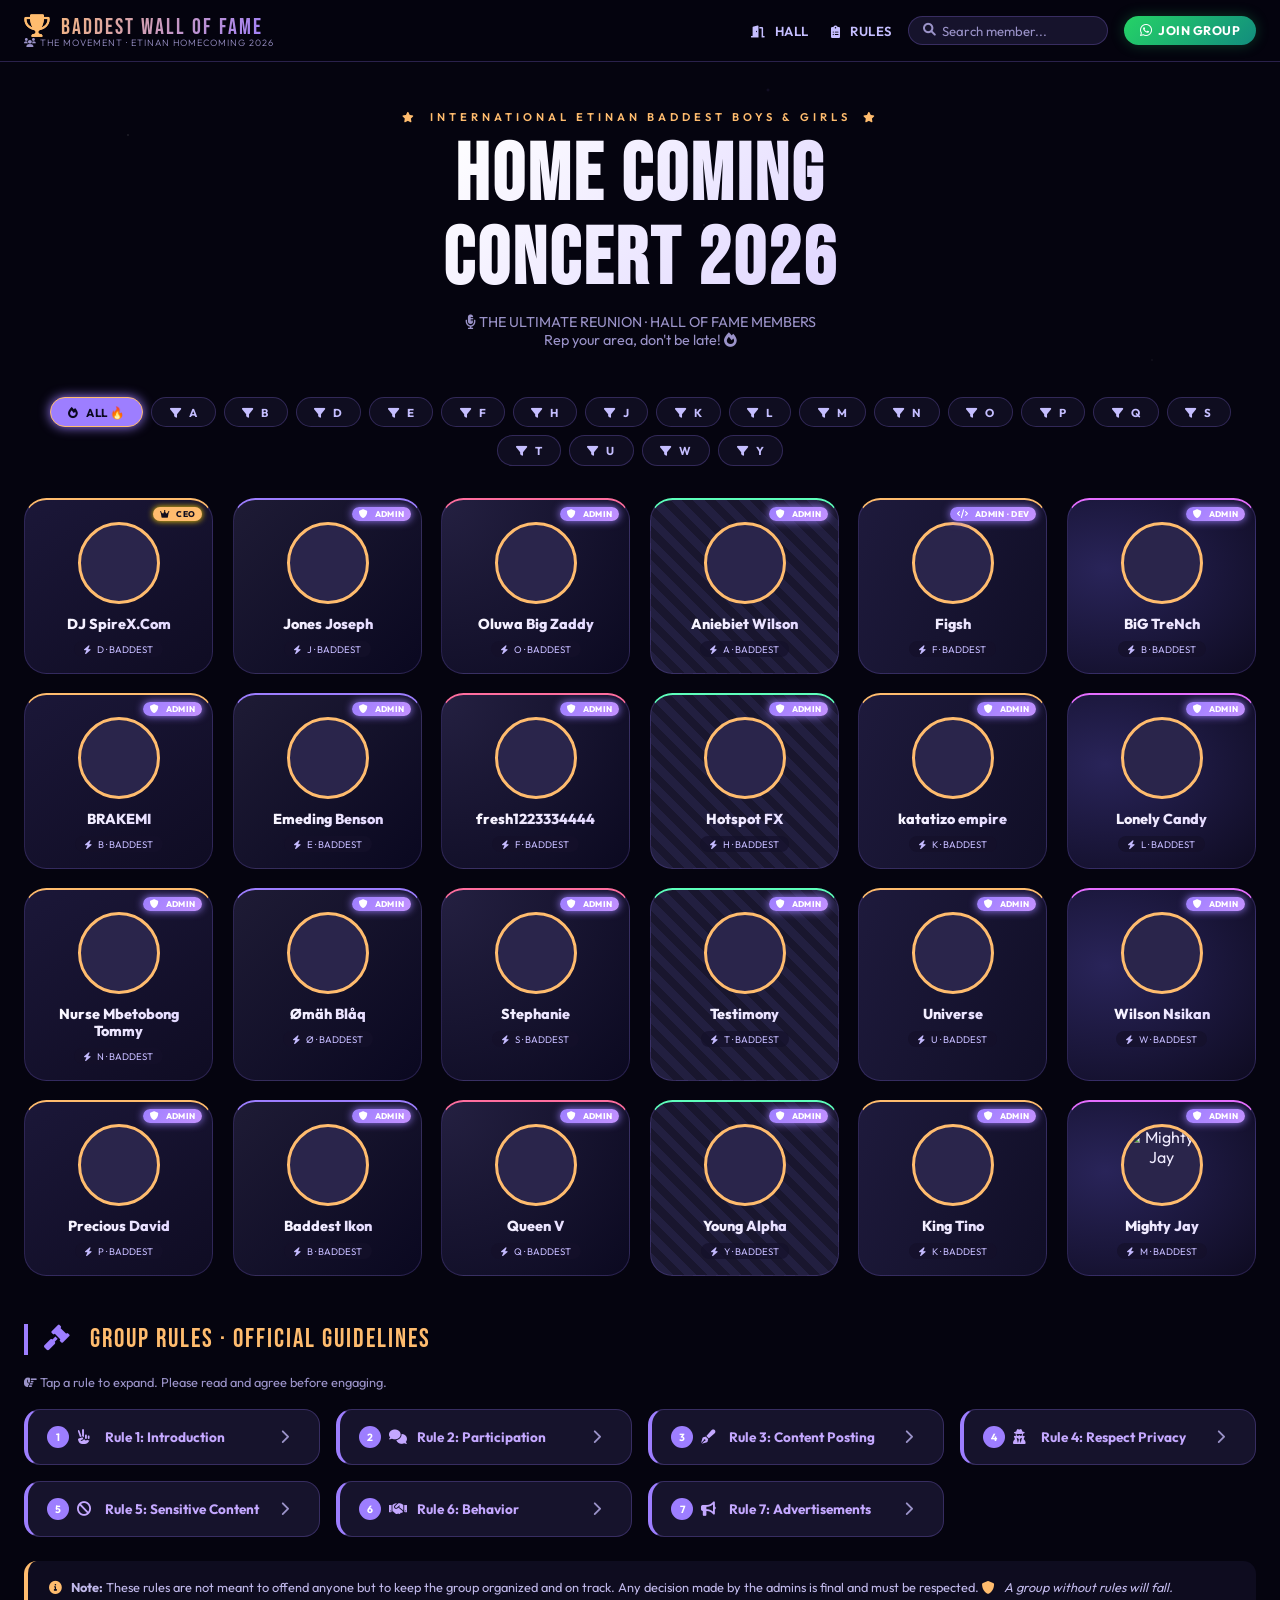
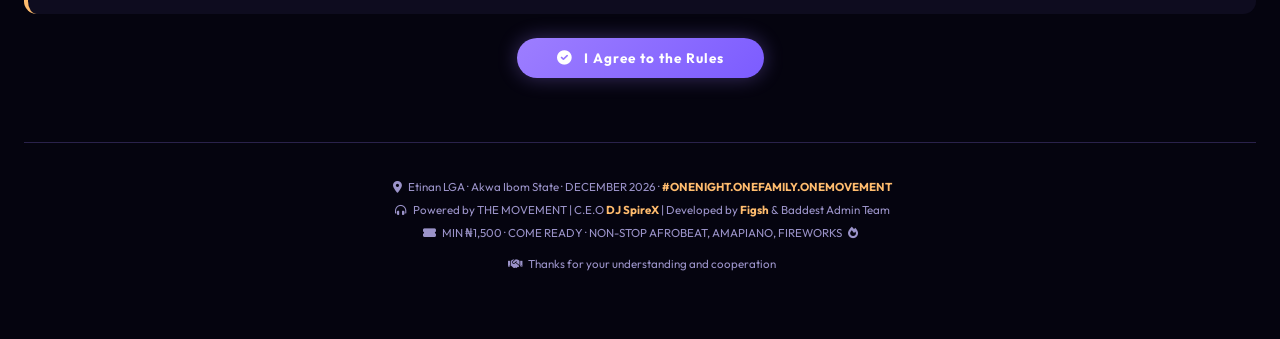
<file: index.html>
<!DOCTYPE html>
<html lang="en">
<head>
<meta charset="UTF-8">
<meta name="viewport" content="width=device-width, initial-scale=1.0">
<title>Baddest Wall of Fame | Etinan Homecoming 2026</title>
<meta name="description" content="International Etinan Baddest Boys & Girls — Home Coming Concert 2026. One Night. One Family. One Movement. Etinan LGA, Akwa Ibom State.">
<meta name="keywords" content="Etinan, Baddest Boys, Baddest Girls, Homecoming 2026, DJ SpireX, Etinan Concert, Akwa Ibom, The Movement">
<meta name="author" content="Figsh · Figsh Digital">
<meta name="theme-color" content="#9d7eff">

<!-- Favicon from group image -->
<link rel="icon" type="image/jpeg" href="https://raw.githubusercontent.com/Figsh/international-baddest-group/refs/heads/main/Screenshot_20260425-142418.jpg">
<link rel="apple-touch-icon" href="https://raw.githubusercontent.com/Figsh/international-baddest-group/refs/heads/main/Screenshot_20260425-142418.jpg">

<!-- Font Awesome 6 (Free) -->
<link rel="stylesheet" href="https://cdnjs.cloudflare.com/ajax/libs/font-awesome/6.0.0-beta3/css/all.min.css">

<!-- Open Graph / Social -->
<meta property="og:type" content="website">
<meta property="og:title" content="Baddest Wall of Fame | Etinan Homecoming 2026">
<meta property="og:description" content="International Etinan Baddest Boys & Girls — Home Coming Concert 2026. One Night. One Family. One Movement. 🎤🔥">
<meta property="og:image" content="https://raw.githubusercontent.com/Figsh/international-baddest-group/refs/heads/main/Screenshot_20260425-142418.jpg">
<meta property="og:image:width" content="1200">
<meta property="og:image:height" content="630">
<meta property="og:image:alt" content="Etinan Baddest Boys & Girls Homecoming 2026">
<meta property="og:url" content="https://figsh.github.io/international-baddest-group/">
<meta property="og:site_name" content="Etinan Baddest Movement">
<meta property="og:locale" content="en_NG">

<!-- Twitter Card -->
<meta name="twitter:card" content="summary_large_image">
<meta name="twitter:title" content="Baddest Wall of Fame | Etinan Homecoming 2026">
<meta name="twitter:description" content="International Etinan Baddest Boys & Girls — Home Coming Concert 2026. One Night. One Family. One Movement. 🎤🔥">
<meta name="twitter:image" content="https://raw.githubusercontent.com/Figsh/international-baddest-group/refs/heads/main/Screenshot_20260425-142418.jpg">

<link href="https://fonts.googleapis.com/css2?family=Bebas+Neue&family=Outfit:wght@300;400;600;800&display=swap" rel="stylesheet">
<link rel="stylesheet" href="style.css">
</head>
<body>

<nav class="navbar">
  <div>
    <div class="logo-text"><i class="fas fa-trophy"></i> BADDEST WALL OF FAME</div>
    <span class="logo-sub"><i class="fas fa-users"></i> THE MOVEMENT · ETINAN HOMECOMING 2026</span>
  </div>
  <div class="nav-right">
    <div class="nav-links">
      <a href="#members"><i class="fas fa-door-open"></i> HALL</a>
      <a href="#rules"><i class="fas fa-clipboard-list"></i> RULES</a>
    </div>
    <div class="search-wrap">
      <i class="fas fa-search"></i>
      <input type="text" id="searchInput" placeholder="Search member...">
    </div>
    <a class="join-btn" href="https://chat.whatsapp.com/LY2ARIFcgj8HsT1fje9LaH?mode=gi_t" target="_blank" rel="noopener">
      <i class="fab fa-whatsapp"></i> JOIN GROUP
    </a>
  </div>
</nav>

<div class="hero">
  <div class="hero-eyebrow">
    <i class="fas fa-star"></i> INTERNATIONAL ETINAN BADDEST BOYS & GIRLS <i class="fas fa-star"></i>
  </div>
  <h1>HOME COMING<br>CONCERT 2026</h1>
  <p class="hero-sub"><i class="fas fa-microphone-alt"></i> THE ULTIMATE REUNION · HALL OF FAME MEMBERS<br>Rep your area, don't be late! <i class="fas fa-fire"></i></p>
</div>

<div class="container">
  <div id="members">
    <div class="filter-bar" id="filterBar"></div>
    <div class="members-grid" id="membersGrid"></div>
  </div>

  <div id="rules">
    <div class="section-title"><i class="fas fa-gavel"></i> GROUP RULES · OFFICIAL GUIDELINES</div>
    <p style="font-size:0.8rem;color:var(--muted);margin-bottom:1.2rem;"><i class="fas fa-hand-point-right"></i> Tap a rule to expand. Please read and agree before engaging.</p>
    <div class="rules-grid" id="rulesGrid"></div>
    <div class="rules-note">
      <i class="fas fa-info-circle"></i> <strong>Note:</strong> These rules are not meant to offend anyone but to keep the group organized and on track.
      Any decision made by the admins is final and must be respected.
      <em><i class="fas fa-shield-alt"></i> A group without rules will fall.</em>
    </div>
    <button class="agree-btn" onclick="agreeRules()"><i class="fas fa-check-circle"></i> I Agree to the Rules</button>
  </div>

  <footer>
    <p><i class="fas fa-map-marker-alt"></i> Etinan LGA · Akwa Ibom State · DECEMBER 2026 · <strong>#ONENIGHT.ONEFAMILY.ONEMOVEMENT</strong></p>
    <p><i class="fas fa-headphones-alt"></i> Powered by THE MOVEMENT | C.E.O <strong>DJ SpireX</strong> | Developed by <strong>Figsh</strong> & Baddest Admin Team</p>
    <p><i class="fas fa-ticket-alt"></i> MIN ₦1,500 · COME READY · NON-STOP AFROBEAT, AMAPIANO, FIREWORKS <i class="fas fa-fire"></i></p>
    <p style="margin-top:0.5rem;"><i class="fas fa-handshake"></i> Thanks for your understanding and cooperation</p>
  </footer>
</div>

<div class="toast" id="toast"></div>

<script src="main.js"></script>
</body>
</html>
</file>
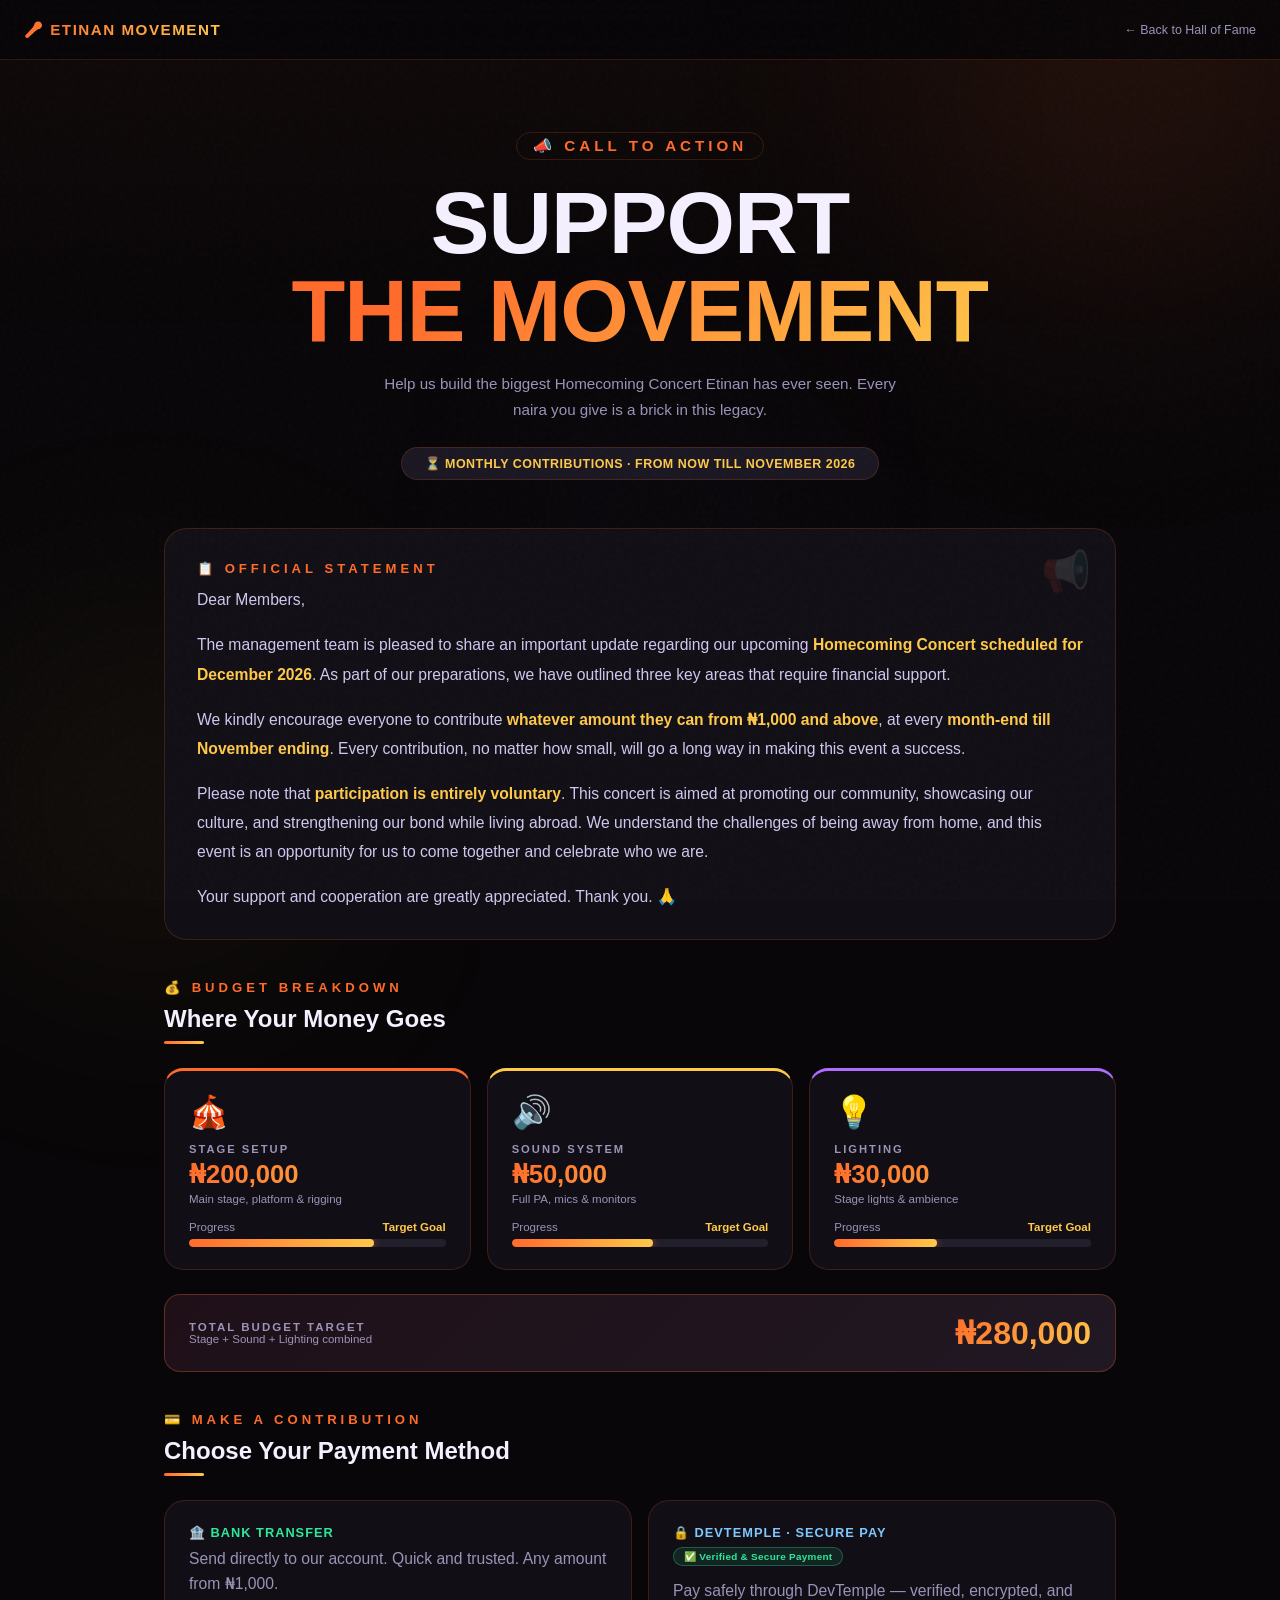
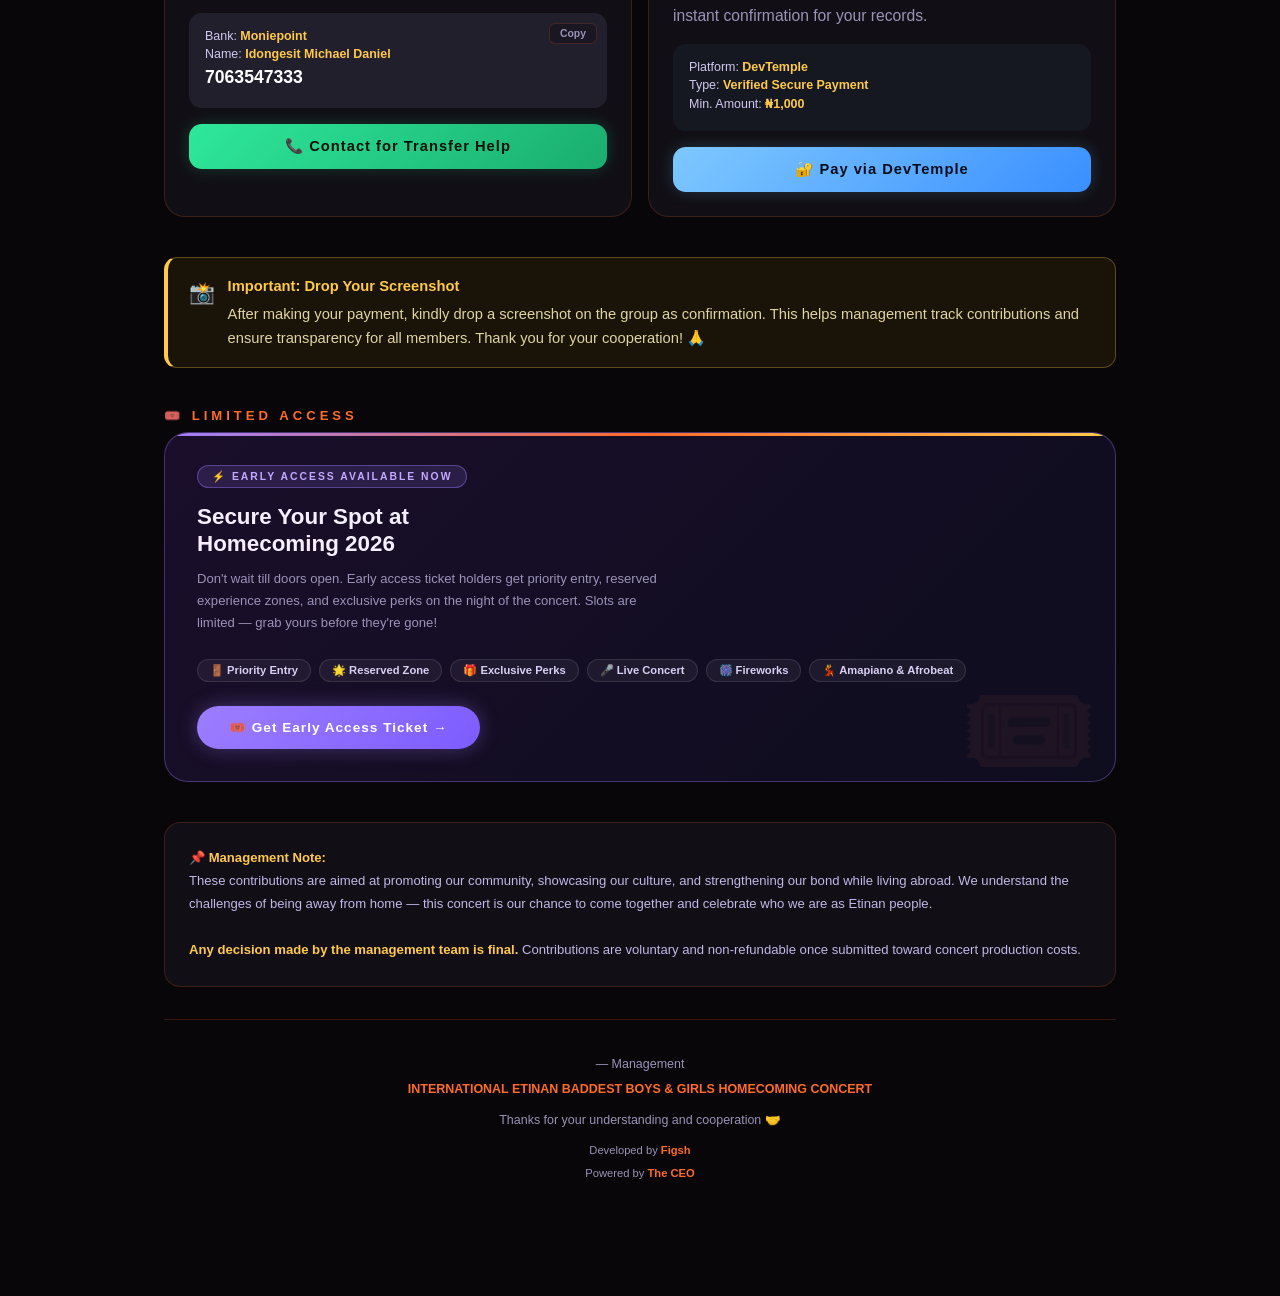
<file: ctb.html>
<!DOCTYPE html>
<html lang="en">
<head>
<meta charset="UTF-8">
<meta name="viewport" content="width=device-width, initial-scale=1.0">
<title>Support the Movement | Etinan Homecoming Concert 2026</title>
<meta name="description" content="Contribute to the International Etinan Baddest Boys & Girls Homecoming Concert – December 2026. Stage, sound, lights — every naira counts. One Night. One Family. One Movement.">
<meta name="keywords" content="Etinan Homecoming 2026, Etinan Concert, Baddest Boys Girls, DJ SpireX, Akwa Ibom, Etinan LGA, contribution, support">
<meta name="author" content="Figsh · Figsh Digital">
<meta name="theme-color" content="#ff6b2b">

<link rel="icon" type="image/jpeg" href="https://raw.githubusercontent.com/Figsh/international-baddest-group/refs/heads/main/Screenshot_20260425-142418.jpg">
<link rel="apple-touch-icon" href="https://raw.githubusercontent.com/Figsh/international-baddest-group/refs/heads/main/Screenshot_20260425-142418.jpg">

<!-- OG / WhatsApp / Telegram -->
<meta property="og:type" content="website">
<meta property="og:title" content="Support the Movement | Etinan Homecoming Concert 2026">
<meta property="og:description" content="Be part of history. Contribute to the International Etinan Baddest Boys & Girls Homecoming Concert — December 2026. Stage · Sound · Lights · Culture.">
<meta property="og:image" content="https://raw.githubusercontent.com/Figsh/international-baddest-group/refs/heads/main/Screenshot_20260425-142418.jpg">
<meta property="og:image:width" content="1200">
<meta property="og:image:height" content="630">
<meta property="og:image:alt" content="Etinan Baddest Homecoming Concert 2026">
<meta property="og:url" content="https://figsh.github.io/international-baddest-group/ctb">
<meta property="og:site_name" content="Etinan Baddest Movement">
<meta property="og:locale" content="en_NG">

<!-- Twitter / X -->
<meta name="twitter:card" content="summary_large_image">
<meta name="twitter:title" content="Support the Movement | Etinan Homecoming Concert 2026">
<meta name="twitter:description" content="Be part of history. Contribute to the International Etinan Baddest Boys & Girls Homecoming Concert — December 2026.">
<meta name="twitter:image" content="https://raw.githubusercontent.com/Figsh/international-baddest-group/refs/heads/main/Screenshot_20260425-142418.jpg">
<meta name="twitter:image:alt" content="Etinan Baddest Homecoming Concert 2026">

<!-- <link href="https://fonts.googleapis.com/css2?family=Syne:wght@400;700;800&family=DM+Sans:wght@300;400;500;700&display=swap" rel="stylesheet">-->

<style>
:root {
  --fire: #ff6b2b;
  --gold: #ffc94a;
  --amber: #ffaa00;
  --night: #080608;
  --surface: #110f15;
  --surface2: #1a1722;
  --surface3: #221f2d;
  --border: rgba(255,107,43,0.18);
  --text: #f5f0ff;
  --muted: #9b93b8;
  --green: #2ee89a;
}

*, *::before, *::after { box-sizing: border-box; margin: 0; padding: 0; }
html { scroll-behavior: smooth; }

body {
  background: var(--night);
  font-family: 'Segoe UI', sans-serif;
  color: var(--text);
  min-height: 100vh;
  overflow-x: hidden;
}

/* ── GRAIN OVERLAY ── */
body::after {
  content: '';
  position: fixed;
  inset: 0;
  pointer-events: none;
  z-index: 9999;
  opacity: 0.025;
  background-image: url("data:image/svg+xml,%3Csvg viewBox='0 0 256 256' xmlns='http://www.w3.org/2000/svg'%3E%3Cfilter id='noise'%3E%3CfeTurbulence type='fractalNoise' baseFrequency='0.9' numOctaves='4' stitchTiles='stitch'/%3E%3C/filter%3E%3Crect width='100%25' height='100%25' filter='url(%23noise)' opacity='1'/%3E%3C/svg%3E");
}

/* ── AMBIENT BG ── */
.bg-orb {
  position: fixed;
  border-radius: 50%;
  filter: blur(120px);
  pointer-events: none;
  z-index: 0;
  animation: drift 14s ease-in-out infinite alternate;
}
.orb1 { width: 600px; height: 600px; background: radial-gradient(circle,#ff6b2b22,transparent 70%); top:-200px; right:-150px; }
.orb2 { width: 500px; height: 500px; background: radial-gradient(circle,#ffc94a18,transparent 70%); bottom:-150px; left:-100px; animation-delay: -5s; }
.orb3 { width: 300px; height: 300px; background: radial-gradient(circle,#9d7eff15,transparent 70%); top:40%; left:40%; animation-delay: -9s; }
@keyframes drift { from { transform: translate(0,0) scale(1); } to { transform: translate(30px,-30px) scale(1.1); } }

/* ── STICKY NAV ── */
.nav {
  position: sticky; top: 0; z-index: 100;
  background: rgba(8,6,8,0.82);
  backdrop-filter: blur(20px);
  border-bottom: 1px solid var(--border);
  padding: 0 1.5rem;
  height: 60px;
  display: flex; align-items: center; justify-content: space-between;
}
.nav-brand {
  font-family: 'Syne', sans-serif;
  font-weight: 800; font-size: 0.95rem;
  letter-spacing: 1.5px;
  background: linear-gradient(120deg, var(--fire), var(--gold));
  -webkit-background-clip: text; background-clip: text; color: transparent;
}
.nav-home {
  color: var(--muted); font-size: 0.78rem; font-weight: 500;
  text-decoration: none; display: flex; align-items: center; gap: 5px;
  transition: color 0.2s;
}
.nav-home:hover { color: var(--gold); }

/* ── HERO ── */
.hero {
  position: relative; z-index: 1;
  padding: 4.5rem 1.5rem 3rem;
  text-align: center;
  overflow: hidden;
}
.hero::before {
  content: '';
  position: absolute; inset: 0;
  background: linear-gradient(180deg, #ff6b2b08 0%, transparent 60%);
  pointer-events: none;
}
.hero-kicker {
  display: inline-block;
  font-size: 0.95rem; font-weight: 700; letter-spacing: 4px;
  text-transform: uppercase; color: var(--fire);
  border: 1px solid var(--border); border-radius: 30px;
  padding: 4px 16px; margin-bottom: 1.2rem;
  animation: popIn 0.5s cubic-bezier(0.2,0.9,0.3,1.2) both;
}
.hero h1 {
  font-family: 'Syne', sans-serif; font-weight: 800;
  font-size: clamp(2.4rem, 8vw, 5.5rem);
  line-height: 1.0; letter-spacing: -1px;
  animation: slideUp 0.7s 0.1s ease both;
}
.hero h1 span {
  background: linear-gradient(135deg, var(--fire) 20%, var(--gold));
  -webkit-background-clip: text; background-clip: text; color: transparent;
}
.hero-sub {
  font-size: 0.95rem; color: var(--muted); max-width: 520px;
  margin: 1rem auto 0; line-height: 1.7;
  animation: slideUp 0.7s 0.2s ease both;
}
.hero-deadline {
  display: inline-flex; align-items: center; gap: 8px;
  margin-top: 1.5rem; background: var(--surface2);
  border: 1px solid var(--border); border-radius: 50px;
  padding: 0.5rem 1.4rem; font-size: 0.78rem; font-weight: 700;
  color: var(--gold); letter-spacing: 0.5px;
  animation: slideUp 0.7s 0.3s ease both;
}

@keyframes popIn   { from { opacity:0; transform:scale(0.8); } to { opacity:1; transform:scale(1); } }
@keyframes slideUp { from { opacity:0; transform:translateY(20px); } to { opacity:1; transform:translateY(0); } }

/* ── CONTAINER ── */
.container { max-width: 1000px; margin: 0 auto; padding: 0 1.5rem 5rem; position: relative; z-index: 1; }

/* ── SECTION LABEL ── */
.sec-label {
  font-size: 0.82rem; font-weight: 700; letter-spacing: 4px;
  text-transform: uppercase; color: var(--fire);
  margin-bottom: 0.6rem; display: block;
}
.sec-title {
  font-family: 'Syne', sans-serif; font-size: 1.5rem;
  font-weight: 800; margin-bottom: 0.5rem;
}
.sec-divider {
  width: 40px; height: 3px;
  background: linear-gradient(90deg, var(--fire), var(--gold));
  border-radius: 4px; margin-bottom: 1.5rem;
}

/* ── LETTER CARD ── */
.letter-card {
  background: var(--surface);
  border: 1px solid var(--border);
  border-radius: 1.4rem;
  padding: 2rem 2rem 1.8rem;
  margin-bottom: 2.5rem;
  position: relative; overflow: hidden;
  animation: slideUp 0.6s 0.1s ease both;
}
.letter-card::before {
  content: '📢';
  position: absolute; top: 1.2rem; right: 1.5rem;
  font-size: 2.5rem; opacity: 0.12;
}
.letter-card p {
  font-size: 0.98rem; line-height: 1.85; color: #d0c8f0;
  margin-bottom: 1rem;
}
.letter-card p:last-child { margin-bottom: 0; }
.letter-card strong { color: var(--gold); }

/* ── FUND BREAKDOWN ── */
.fund-section { margin-bottom: 2.5rem; }

.fund-grid {
  display: grid;
  grid-template-columns: repeat(auto-fit, minmax(200px, 1fr));
  gap: 1rem; margin-bottom: 1.5rem;
}

.fund-card {
  background: var(--surface);
  border: 1px solid var(--border); border-radius: 1.2rem;
  padding: 1.4rem 1.5rem;
  transition: transform 0.25s, border-color 0.25s, box-shadow 0.25s;
  animation: slideUp 0.5s ease both;
}
.fund-card:hover { transform: translateY(-5px); border-color: var(--fire); box-shadow: 0 12px 30px -10px #ff6b2b44; }

.fund-card:nth-child(1) { border-top: 3px solid var(--fire); }
.fund-card:nth-child(2) { border-top: 3px solid var(--gold); }
.fund-card:nth-child(3) { border-top: 3px solid #b06eff; }

.fund-icon { font-size: 2rem; margin-bottom: 0.7rem; display: block; }
.fund-name { font-size: 0.7rem; font-weight: 700; letter-spacing: 2px; text-transform: uppercase; color: var(--muted); margin-bottom: 4px; }
.fund-amount {
  font-family: 'Syne', sans-serif; font-size: 1.6rem; font-weight: 800;
  background: linear-gradient(135deg, var(--fire), var(--gold));
  -webkit-background-clip: text; background-clip: text; color: transparent;
}
.fund-sub { font-size: 0.72rem; color: var(--muted); margin-top: 4px; }

/* PROGRESS BARS */
.progress-wrap { margin-top: 1rem; }
.progress-label { display: flex; justify-content: space-between; font-size: 0.72rem; color: var(--muted); margin-bottom: 6px; }
.progress-label span:last-child { color: var(--gold); font-weight: 700; }
.progress-track {
  height: 8px; background: var(--surface3); border-radius: 30px; overflow: hidden;
}
.progress-bar {
  height: 100%; border-radius: 30px;
  background: linear-gradient(90deg, var(--fire), var(--gold));
  width: 0%; transition: width 1.4s cubic-bezier(0.4,0,0.2,1);
  box-shadow: 0 0 8px #ff6b2b88;
}

.total-box {
  background: linear-gradient(135deg, #1f1018, #201823);
  border: 1px solid rgba(255,107,43,0.3);
  border-radius: 1rem; padding: 1.2rem 1.5rem;
  display: flex; align-items: center; justify-content: space-between;
  flex-wrap: wrap; gap: 0.8rem;
}
.total-label { font-size: 0.72rem; font-weight: 700; letter-spacing: 2px; text-transform: uppercase; color: var(--muted); }
.total-amount {
  font-family: 'Syne', sans-serif; font-size: 2rem; font-weight: 800;
  background: linear-gradient(135deg, var(--fire), var(--gold));
  -webkit-background-clip: text; background-clip: text; color: transparent;
}
.total-note { font-size: 0.72rem; color: var(--muted); }

/* ── PAYMENT SECTION ── */
.pay-section { margin-bottom: 2.5rem; }

.pay-grid { display: grid; grid-template-columns: 1fr 1fr; gap: 1rem; }

@media (max-width: 600px) { .pay-grid { grid-template-columns: 1fr; } }

.pay-card {
  background: var(--surface); border: 1px solid var(--border); border-radius: 1.3rem;
  padding: 1.5rem; transition: all 0.25s;
  animation: slideUp 0.6s ease both;
}
.pay-card:hover { border-color: var(--gold); transform: translateY(-4px); }

.pay-card-title {
  font-family: 'Segoe UI', sans-serif; font-size: 0.8rem;
  font-weight: 800; letter-spacing: 1px; text-transform: uppercase;
  margin-bottom: 0.4rem;
}
.pay-card:nth-child(1) .pay-card-title { color: var(--green); }
.pay-card:nth-child(2) .pay-card-title { color: #7ec8ff; }

.pay-desc { font-size: 0.98rem; color: var(--muted); margin-bottom: 1rem; line-height: 1.6; }

.bank-detail {
  background: var(--surface3); border-radius: 0.8rem;
  padding: 1rem; margin-bottom: 1rem; position: relative;
}
.bank-row { font-size: 0.78rem; color: #d0c8f0; margin-bottom: 4px; }
.bank-row span { color: var(--gold); font-weight: 700; }
.bank-row.big { font-size: 1.1rem; font-family: 'Syne', sans-serif; font-weight: 800; color: #fff; margin-top: 6px; }

.copy-btn {
  position: absolute; top: 10px; right: 10px;
  background: var(--surface2); border: 1px solid var(--border);
  border-radius: 6px; padding: 4px 10px;
  font-size: 0.65rem; font-weight: 700; color: var(--muted);
  cursor: pointer; transition: all 0.2s;
}
.copy-btn:hover { border-color: var(--gold); color: var(--gold); }
.copy-btn.copied { background: #1a3325; border-color: var(--green); color: var(--green); }

.pay-cta {
  display: block; width: 100%;
  padding: 0.85rem; border-radius: 0.8rem;
  text-align: center; text-decoration: none;
  font-family: 'Segoe UI', sans-serif; font-weight: 800;
  font-size: 0.92rem; letter-spacing: 1px;
  transition: all 0.25s; border: none; cursor: pointer;
}
.pay-cta.bank-cta {
  background: linear-gradient(135deg, var(--green), #1aad6e);
  color: #03110a;
  box-shadow: 0 0 16px #2ee89a33;
}
.pay-cta.bank-cta:hover { box-shadow: 0 0 28px #2ee89a66; transform: scale(1.02); }
.pay-cta.devtem-cta {
  background: linear-gradient(135deg, #7ec8ff, #3a8fff);
  color: #030c18;
  box-shadow: 0 0 16px #7ec8ff33;
}
.pay-cta.devtem-cta:hover { box-shadow: 0 0 28px #7ec8ff66; transform: scale(1.02); }

.badge-verified {
  display: inline-flex; align-items: center; gap: 5px;
  background: rgba(46,232,154,0.1); border: 1px solid rgba(46,232,154,0.3);
  border-radius: 30px; padding: 3px 10px;
  font-size: 0.62rem; font-weight: 700; color: var(--green);
  margin-bottom: 0.7rem; letter-spacing: 0.3px;
}

/* ── SCREENSHOT NOTICE ── */
.screenshot-notice {
  background: #1a1408; border: 1px solid rgba(255,201,74,0.3);
  border-left: 4px solid var(--gold);
  border-radius: 0.8rem; padding: 1rem 1.3rem;
  font-size: 0.92rem; color: #e0d4a0; line-height: 1.65;
  margin-bottom: 2.5rem;
  animation: slideUp 0.6s ease both;
  display: flex; gap: 0.8rem; align-items: flex-start;
}
.screenshot-notice .notice-icon { font-size: 1.3rem; flex-shrink: 0; margin-top: 2px; }

/* ── TICKET SECTION ── */
.ticket-section {
  margin-bottom: 2.5rem;
}

.ticket-card {
  background: linear-gradient(135deg, #1a0e2a, #0e0d1e);
  border: 1px solid rgba(157,126,255,0.35);
  border-radius: 1.5rem;
  padding: 2rem;
  position: relative; overflow: hidden;
  animation: slideUp 0.6s ease both;
}

.ticket-card::before {
  content: '🎟️';
  position: absolute; bottom: -1rem; right: 1rem;
  font-size: 7rem; opacity: 0.07;
  pointer-events: none;
}

.ticket-card::after {
  content: '';
  position: absolute; top: 0; left: 0; right: 0; height: 3px;
  background: linear-gradient(90deg, #9d7eff, #ff6b2b, var(--gold));
  border-radius: 1.5rem 1.5rem 0 0;
}

.ticket-badge {
  display: inline-flex; align-items: center; gap: 6px;
  background: rgba(157,126,255,0.15); border: 1px solid rgba(157,126,255,0.4);
  border-radius: 30px; padding: 4px 14px;
  font-size: 0.65rem; font-weight: 800; letter-spacing: 2px;
  text-transform: uppercase; color: #c4a8ff;
  margin-bottom: 1rem; animation: pulse 2s ease-in-out infinite;
}
@keyframes pulse { 0%,100% { box-shadow: 0 0 0 0 rgba(157,126,255,0.4); } 50% { box-shadow: 0 0 0 8px rgba(157,126,255,0); } }

.ticket-title {
  font-family: 'Syne', sans-serif; font-size: 1.4rem; font-weight: 800;
  line-height: 1.2; margin-bottom: 0.6rem;
}
.ticket-desc { font-size: 0.82rem; color: var(--muted); line-height: 1.7; margin-bottom: 1.5rem; max-width: 480px; }

.ticket-perks {
  display: flex; flex-wrap: wrap; gap: 0.5rem; margin-bottom: 1.5rem;
}
.perk {
  background: rgba(255,255,255,0.05); border: 1px solid rgba(255,255,255,0.1);
  border-radius: 30px; padding: 4px 12px;
  font-size: 0.7rem; font-weight: 600; color: #d8d0f5;
}

.ticket-cta {
  display: inline-flex; align-items: center; gap: 8px;
  background: linear-gradient(135deg, #9d7eff, #7c5cff);
  color: #fff; text-decoration: none;
  font-family: 'Syne', sans-serif; font-weight: 800;
  font-size: 0.85rem; letter-spacing: 1px;
  padding: 0.85rem 2rem; border-radius: 50px;
  box-shadow: 0 0 20px #9d7eff55; transition: all 0.25s;
}
.ticket-cta:hover { box-shadow: 0 0 35px #9d7eff88; transform: scale(1.04); }

/* ── NOTE BOX ── */
.note-box {
  background: var(--surface); border-radius: 1rem;
  border: 1px solid var(--border); padding: 1.5rem;
  font-size: 0.82rem; color: #c0b8e8; line-height: 1.75;
  margin-bottom: 2rem; animation: slideUp 0.5s ease both;
}
.note-box strong { color: var(--gold); }

/* ── SIGN ── */
.sign {
  text-align: center; padding: 2rem 0;
  border-top: 1px solid var(--border); margin-top: 1rem;
  font-size: 0.78rem; color: var(--muted); line-height: 2;
}
.sign strong { color: var(--fire); }

/* ── TOAST ── */
.toast {
  position: fixed; bottom: 2rem; left: 50%;
  transform: translateX(-50%) translateY(20px);
  background: linear-gradient(135deg, #1a3325, #112a1e);
  border: 1px solid var(--green); color: var(--green);
  padding: 0.8rem 2rem; border-radius: 50px;
  font-weight: 700; font-size: 0.82rem; z-index: 9998;
  opacity: 0; transition: opacity 0.3s, transform 0.3s;
  pointer-events: none; box-shadow: 0 8px 24px #2ee89a33;
  white-space: nowrap;
}
.toast.show { opacity: 1; transform: translateX(-50%) translateY(0); }

/* RESPONSIVE */
@media (max-width: 600px) {
  .fund-grid { grid-template-columns: 1fr; }
  .total-box { flex-direction: column; }
  .hero h1 { font-size: 2.2rem; }
}
</style>
</head>

<body>
<div class="bg-orb orb1"></div>
<div class="bg-orb orb2"></div>
<div class="bg-orb orb3"></div>

<!-- NAV -->
<nav class="nav">
  <div class="nav-brand">🎤 ETINAN MOVEMENT</div>
  <a class="nav-home" href="index.html">← Back to Hall of Fame</a>
</nav>

<!-- HERO -->
<div class="hero">
  <div class="hero-kicker">📣 CALL TO ACTION</div>
  <h1>SUPPORT<br><span>THE MOVEMENT</span></h1>
  <p class="hero-sub">Help us build the biggest Homecoming Concert Etinan has ever seen. Every naira you give is a brick in this legacy.</p>
  <div class="hero-deadline">⏳ MONTHLY CONTRIBUTIONS · FROM NOW TILL NOVEMBER 2026</div>
</div>

<div class="container">

  <!-- OFFICIAL LETTER -->
  <div class="letter-card">
    <span class="sec-label">📋 Official Statement</span>
    <p>Dear Members,</p>
    <p>The management team is pleased to share an important update regarding our upcoming <strong>Homecoming Concert scheduled for December 2026</strong>. As part of our preparations, we have outlined three key areas that require financial support.</p>
    <p>We kindly encourage everyone to contribute <strong>whatever amount they can from ₦1,000 and above</strong>, at every <strong>month-end till November ending</strong>. Every contribution, no matter how small, will go a long way in making this event a success.</p>
    <p>Please note that <strong>participation is entirely voluntary</strong>. This concert is aimed at promoting our community, showcasing our culture, and strengthening our bond while living abroad. We understand the challenges of being away from home, and this event is an opportunity for us to come together and celebrate who we are.</p>
    <p>Your support and cooperation are greatly appreciated. Thank you. 🙏</p>
  </div>

  <!-- FUND BREAKDOWN -->
  <div class="fund-section">
    <span class="sec-label">💰 Budget Breakdown</span>
    <div class="sec-title">Where Your Money Goes</div>
    <div class="sec-divider"></div>

    <div class="fund-grid">
      <div class="fund-card" style="animation-delay:0.05s">
        <span class="fund-icon">🎪</span>
        <div class="fund-name">Stage Setup</div>
        <div class="fund-amount">₦200,000</div>
        <div class="fund-sub">Main stage, platform & rigging</div>
        <div class="progress-wrap">
          <div class="progress-label"><span>Progress</span><span>Target Goal</span></div>
          <div class="progress-track"><div class="progress-bar" data-target="72"></div></div>
        </div>
      </div>
      <div class="fund-card" style="animation-delay:0.12s">
        <span class="fund-icon">🔊</span>
        <div class="fund-name">Sound System</div>
        <div class="fund-amount">₦50,000</div>
        <div class="fund-sub">Full PA, mics & monitors</div>
        <div class="progress-wrap">
          <div class="progress-label"><span>Progress</span><span>Target Goal</span></div>
          <div class="progress-track"><div class="progress-bar" data-target="55"></div></div>
        </div>
      </div>
      <div class="fund-card" style="animation-delay:0.19s">
        <span class="fund-icon">💡</span>
        <div class="fund-name">Lighting</div>
        <div class="fund-amount">₦30,000</div>
        <div class="fund-sub">Stage lights & ambience</div>
        <div class="progress-wrap">
          <div class="progress-label"><span>Progress</span><span>Target Goal</span></div>
          <div class="progress-track"><div class="progress-bar" data-target="40"></div></div>
        </div>
      </div>
    </div>

    <div class="total-box">
      <div>
        <div class="total-label">Total Budget Target</div>
        <div class="total-note">Stage + Sound + Lighting combined</div>
      </div>
      <div class="total-amount">₦280,000</div>
    </div>
  </div>

  <!-- PAYMENT OPTIONS -->
  <div class="pay-section">
    <span class="sec-label">💳 Make a Contribution</span>
    <div class="sec-title">Choose Your Payment Method</div>
    <div class="sec-divider"></div>

    <div class="pay-grid">
      <!-- BANK TRANSFER -->
      <div class="pay-card" style="animation-delay:0.1s">
        <div class="pay-card-title">🏦 Bank Transfer</div>
        <p class="pay-desc">Send directly to our account. Quick and trusted. Any amount from ₦1,000.</p>
        <div class="bank-detail">
          <div class="bank-row">Bank: <span>Moniepoint</span></div>
          <div class="bank-row">Name: <span>Idongesit Michael Daniel</span></div>
          <div class="bank-row big" id="acctNum">7063547333</div>
          <button class="copy-btn" onclick="copyAcct()">Copy</button>
        </div>
        <a class="pay-cta bank-cta" href="https://chat.whatsapp.com/LY2ARIFcgj8HsT1fje9LaH?mode=gi_t">📞 Contact for Transfer Help</a>
      </div>

      <!-- DEVTEMPLE -->
      <div class="pay-card" style="animation-delay:0.18s">
        <div class="pay-card-title">🔒 DevTemple · Secure Pay</div>
        <span class="badge-verified">✅ Verified & Secure Payment</span>
        <p class="pay-desc">Pay safely through DevTemple — verified, encrypted, and instant confirmation for your records.</p>
        <div class="bank-detail" style="background:rgba(126,200,255,0.05); border-color:rgba(126,200,255,0.2);">
          <div class="bank-row">Platform: <span>DevTemple</span></div>
          <div class="bank-row">Type: <span>Verified Secure Payment</span></div>
          <div class="bank-row">Min. Amount: <span>₦1,000</span></div>
        </div>
        <a class="pay-cta devtem-cta" href="https://devtem.org/p?id=2ee10c1e-c547-4841-b69e-7bd31f09d562#prd" target="_blank" rel="noopener">
          🔐 Pay via DevTemple
        </a>
      </div>
    </div>
  </div>

  <!-- SCREENSHOT NOTICE -->
  <div class="screenshot-notice">
    <div class="notice-icon">📸</div>
    <div>
      <strong style="color:var(--gold); display:block; margin-bottom:4px;">Important: Drop Your Screenshot</strong>
      After making your payment, kindly drop a screenshot on the group as confirmation. This helps management track contributions and ensure transparency for all members. Thank you for your cooperation! 🙏
    </div>
  </div>

  <!-- EARLY ACCESS TICKET -->
  <div class="ticket-section">
    <span class="sec-label">🎟️ Limited Access</span>
    <div class="ticket-card">
      <div class="ticket-badge">⚡ EARLY ACCESS AVAILABLE NOW</div>
      <div class="ticket-title">Secure Your Spot at<br>Homecoming 2026</div>
      <p class="ticket-desc">
        Don't wait till doors open. Early access ticket holders get priority entry, reserved experience zones, and exclusive perks on the night of the concert. Slots are limited — grab yours before they're gone!
      </p>
      <div class="ticket-perks">
        <span class="perk">🚪 Priority Entry</span>
        <span class="perk">🌟 Reserved Zone</span>
        <span class="perk">🎁 Exclusive Perks</span>
        <span class="perk">🎤 Live Concert</span>
        <span class="perk">🎆 Fireworks</span>
        <span class="perk">💃 Amapiano & Afrobeat</span>
      </div>
      <a class="ticket-cta" href="https://devtem.org/p?id=8f04f6db-e3a0-405d-868b-cf988b02292c#prd" target="_blank" rel="noopener">
        🎟️ Get Early Access Ticket →
      </a>
    </div>
  </div>

  <!-- NOTE -->
  <div class="note-box">
    <strong>📌 Management Note:</strong><br>
    These contributions are aimed at promoting our community, showcasing our culture, and strengthening our bond while living abroad. We understand the challenges of being away from home — this concert is our chance to come together and celebrate who we are as Etinan people.<br><br>
    <strong>Any decision made by the management team is final.</strong> Contributions are voluntary and non-refundable once submitted toward concert production costs.
  </div>

  <!-- SIGN OFF -->
  <div class="sign">
    <div>— Management</div>
    <div><strong>INTERNATIONAL ETINAN BADDEST BOYS & GIRLS HOMECOMING CONCERT</strong></div>
    <div style="margin-top:0.4rem;">Thanks for your understanding and cooperation 🤝</div>
    <div style="margin-top:0.4rem; font-size:0.7rem;">Developed by <strong>Figsh</strong></div>
    <div style="font-size:0.7rem;">Powered by <strong>The CEO</strong></div>
  </div>

</div>

<!-- TOAST -->
<div class="toast" id="toast"></div>

<script>
  // Progress bars animate on scroll
  const observer = new IntersectionObserver((entries) => {
    entries.forEach(e => {
      if (e.isIntersecting) {
        const bar = e.target;
        bar.style.width = bar.dataset.target + '%';
        observer.unobserve(bar);
      }
    });
  }, { threshold: 0.3 });

  document.querySelectorAll('.progress-bar').forEach(b => observer.observe(b));

  // Copy account number
  function copyAcct() {
    navigator.clipboard.writeText('7063547333').then(() => {
      const btn = document.querySelector('.copy-btn');
      btn.textContent = 'Copied!';
      btn.classList.add('copied');
      showToast('Account number copied — 7063547333');
      setTimeout(() => { btn.textContent = 'Copy'; btn.classList.remove('copied'); }, 2500);
    });
  }

  function showToast(msg) {
    const t = document.getElementById('toast');
    t.textContent = msg;
    t.classList.add('show');
    setTimeout(() => t.classList.remove('show'), 3000);
  }
</script>
</body>
</html>
</file>
<file: style.css>
:root {
    --gold: #ffbc6e;
    --purple: #9d7eff;
    --pink: #ff6e9f;
    --teal: #5effbc;
    --bg: #05040f;
    --surface: #0f0d20;
    --surface2: #16132c;
    --border: rgba(157,126,255,0.25);
    --text: #f0ecff;
    --muted: #9b93c9;
  }

  * { margin: 0; padding: 0; box-sizing: border-box; }
  html { scroll-behavior: smooth; }

  body {
    background: var(--bg);
    font-family: 'Outfit', sans-serif;
    color: var(--text);
    min-height: 100vh;
    overflow-x: hidden;
  }

  /* Animated BG stars */
  body::before {
    content: '';
    position: fixed;
    inset: 0;
    background-image:
      radial-gradient(1px 1px at 10% 15%, #fff4 0%, transparent 100%),
      radial-gradient(1px 1px at 30% 60%, #fff3 0%, transparent 100%),
      radial-gradient(1px 1px at 55% 25%, #fff3 0%, transparent 100%),
      radial-gradient(1px 1px at 75% 80%, #fff3 0%, transparent 100%),
      radial-gradient(1px 1px at 90% 40%, #fff2 0%, transparent 100%),
      radial-gradient(2px 2px at 20% 85%, #ffbc6e22 0%, transparent 100%),
      radial-gradient(2px 2px at 60% 10%, #9d7eff22 0%, transparent 100%);
    pointer-events: none;
    z-index: 0;
    animation: twinkle 6s ease-in-out infinite alternate;
  }

  @keyframes twinkle {
    0%   { opacity: 0.6; }
    100% { opacity: 1; }
  }

  /* Navbar */
  .navbar {
    position: sticky;
    top: 0;
    z-index: 200;
    background: rgba(5,4,15,0.88);
    backdrop-filter: blur(16px);
    border-bottom: 1px solid var(--border);
    padding: 0 1.5rem;
    height: 62px;
    display: flex;
    align-items: center;
    justify-content: space-between;
    gap: 1rem;
  }

  .logo-text {
    font-family: 'Bebas Neue', sans-serif;
    font-size: 1.4rem;
    letter-spacing: 2px;
    background: linear-gradient(120deg, var(--gold), var(--purple));
    -webkit-background-clip: text;
    background-clip: text;
    color: transparent;
    white-space: nowrap;
  }

  .logo-text i {
    background: none;
    -webkit-background-clip: unset;
    background-clip: unset;
    color: var(--gold);
    margin-right: 4px;
  }

  .logo-sub {
    font-size: 0.58rem;
    font-weight: 300;
    color: var(--muted);
    letter-spacing: 1px;
    display: block;
    margin-top: -4px;
  }

  .nav-right {
    display: flex;
    align-items: center;
    gap: 1rem;
    flex-wrap: wrap;
  }

  .nav-links {
    display: flex;
    gap: 1.4rem;
  }

  .nav-links a {
    color: #c5beff;
    text-decoration: none;
    font-weight: 600;
    font-size: 0.82rem;
    letter-spacing: 0.5px;
    transition: color 0.2s;
    white-space: nowrap;
  }

  .nav-links a i {
    margin-right: 6px;
    font-size: 0.75rem;
  }

  .nav-links a:hover { color: var(--gold); }

  .join-btn {
    display: inline-flex;
    align-items: center;
    gap: 6px;
    background: linear-gradient(135deg, #25d366, #128c7e);
    color: #fff;
    font-family: 'Outfit', sans-serif;
    font-weight: 700;
    font-size: 0.78rem;
    letter-spacing: 0.5px;
    text-decoration: none;
    padding: 0.45rem 1rem;
    border-radius: 50px;
    border: none;
    cursor: pointer;
    white-space: nowrap;
    box-shadow: 0 0 14px #25d36644;
    transition: all 0.25s;
    animation: joinPulse 2.5s ease-in-out infinite;
  }

  .join-btn i { font-size: 0.85rem; }
  .join-btn:hover {
    transform: scale(1.05);
    box-shadow: 0 0 22px #25d36688;
    background: linear-gradient(135deg, #2be573, #1aad6e);
  }

  @keyframes joinPulse {
    0%, 100% { box-shadow: 0 0 14px #25d36644; }
    50% { box-shadow: 0 0 28px #25d36688; }
  }

  .search-wrap {
    background: var(--surface2);
    border: 1px solid var(--border);
    border-radius: 50px;
    display: flex;
    align-items: center;
    gap: 6px;
    padding: 0.35rem 0.9rem;
  }

  .search-wrap i {
    color: var(--muted);
    font-size: 0.8rem;
  }

  .search-wrap input {
    background: transparent;
    border: none;
    outline: none;
    color: #fff;
    font-family: 'Outfit', sans-serif;
    font-size: 0.82rem;
    width: 150px;
  }

  .search-wrap input::placeholder { color: var(--muted); }

  /* Hero */
  .hero {
    text-align: center;
    padding: 3rem 1.5rem 1.5rem;
    position: relative;
    z-index: 1;
  }

  .hero-eyebrow {
    font-size: 0.7rem;
    font-weight: 600;
    letter-spacing: 4px;
    color: var(--gold);
    text-transform: uppercase;
    margin-bottom: 0.6rem;
    animation: fadeUp 0.6s ease both;
  }

  .hero-eyebrow i {
    margin: 0 6px;
    font-size: 0.65rem;
  }

  .hero h1 {
    font-family: 'Bebas Neue', sans-serif;
    font-size: clamp(2.2rem, 7vw, 5rem);
    letter-spacing: 3px;
    line-height: 1.05;
    background: linear-gradient(135deg, #fff 30%, #c7b6ff);
    -webkit-background-clip: text;
    background-clip: text;
    color: transparent;
    animation: fadeUp 0.7s 0.1s ease both;
  }

  .hero-sub {
    color: var(--muted);
    font-size: 0.9rem;
    margin: 0.7rem auto 0;
    max-width: 500px;
    animation: fadeUp 0.7s 0.2s ease both;
  }

  @keyframes fadeUp {
    from { opacity: 0; transform: translateY(18px); }
    to   { opacity: 1; transform: translateY(0); }
  }

  .container {
    max-width: 1300px;
    margin: 0 auto;
    padding: 0 1.5rem 4rem;
    position: relative;
    z-index: 1;
  }

  /* Filter bar */
  .filter-bar {
    display: flex;
    justify-content: center;
    gap: 0.5rem;
    flex-wrap: wrap;
    margin: 1.5rem 0 2rem;
  }

  .filter-btn {
    background: var(--surface);
    border: 1px solid var(--border);
    padding: 0.42rem 1.1rem;
    border-radius: 50px;
    font-size: 0.72rem;
    font-weight: 700;
    font-family: 'Outfit', sans-serif;
    cursor: pointer;
    color: #c5beff;
    transition: all 0.2s;
    letter-spacing: 0.5px;
  }

  .filter-btn i {
    margin-right: 5px;
    font-size: 0.7rem;
  }

  .filter-btn.active {
    background: var(--purple);
    border-color: var(--gold);
    color: #0a0820;
    box-shadow: 0 0 12px var(--purple);
  }

  .filter-btn:hover:not(.active) {
    background: #1f1c3e;
    border-color: var(--purple);
  }

  /* Members Grid */
  .members-grid {
    display: grid;
    grid-template-columns: repeat(auto-fill, minmax(170px, 1fr));
    gap: 1.2rem;
  }

  .member-card {
    border-radius: 1.4rem;
    padding: 1.4rem 0.8rem 1rem;
    text-align: center;
    cursor: pointer;
    border: 1px solid rgba(157,126,255,0.2);
    position: relative;
    overflow: hidden;
    transition: transform 0.3s cubic-bezier(0.2,0.9,0.4,1.1), box-shadow 0.3s, border-color 0.3s;
    animation: cardIn 0.5s ease both;
  }

  @keyframes cardIn {
    from { opacity: 0; transform: translateY(20px) scale(0.96); }
    to   { opacity: 1; transform: translateY(0) scale(1); }
  }

  .member-card:nth-child(6n+1) { background: linear-gradient(145deg,#1b1738,#0f0c23); border-top: 2px solid var(--gold); }
  .member-card:nth-child(6n+2) { background: linear-gradient(135deg,#1e1b35,#0a0820); border-top: 2px solid var(--purple); }
  .member-card:nth-child(6n+3) { background: radial-gradient(circle at top left,#242041,#0b0920); border-top: 2px solid var(--pink); }
  .member-card:nth-child(6n+4) { background: repeating-linear-gradient(45deg,#19162e,#19162e 8px,#221f40 8px,#221f40 16px); border-top: 2px solid var(--teal); }
  .member-card:nth-child(6n+5) { background: linear-gradient(112deg,#1e1a3c,#100e26); border-top: 2px solid var(--gold); }
  .member-card:nth-child(6n+6) { background: radial-gradient(ellipse at 20% 40%,#292459,#0e0b21); border-top: 2px solid #e56eff; }

  .member-card:hover {
    transform: translateY(-7px) scale(1.02);
    border-color: var(--gold);
    box-shadow: 0 22px 35px -12px #9d7eff55;
  }

  .figsh-glow {
    animation: cardIn 0.5s ease both, pulseGlow 2s 0.5s ease-in-out infinite;
  }
  @keyframes pulseGlow {
    0%,100% { box-shadow: 0 0 0 0px #ffbc6e60, 0 0 0 2px #9d7eff33; }
    50%      { box-shadow: 0 0 0 6px #ffbc6e00, 0 0 0 6px #9d7effaa; }
  }

  .avatar {
    width: 82px;
    height: 82px;
    margin: 0 auto 0.7rem;
    border-radius: 50%;
    overflow: hidden;
    border: 3px solid var(--gold);
    background: #2a254b;
    display: flex;
    align-items: center;
    justify-content: center;
    transition: transform 0.25s;
  }

  .member-card:hover .avatar { transform: scale(1.07); }
  .avatar img { width: 100%; height: 100%; object-fit: cover; }

  .member-name {
    font-weight: 800;
    font-size: 0.9rem;
    line-height: 1.2;
    background: linear-gradient(135deg,#fff,#dbceff);
    -webkit-background-clip: text;
    background-clip: text;
    color: transparent;
    margin-bottom: 4px;
  }

  .member-tag {
    font-size: 0.6rem;
    background: rgba(20,16,42,0.7);
    border-radius: 30px;
    padding: 2px 10px;
    display: inline-block;
    color: #c5bbff;
    margin-top: 4px;
  }

  .member-tag i {
    margin-right: 4px;
    font-size: 0.55rem;
  }

  .badge {
    position: absolute;
    top: 7px;
    right: 10px;
    background: var(--gold);
    color: #100d1e;
    font-size: 0.52rem;
    font-weight: 800;
    padding: 2px 7px;
    border-radius: 30px;
    letter-spacing: 0.3px;
    box-shadow: 0 0 6px gold;
    white-space: nowrap;
  }

  .badge i {
    margin-right: 4px;
    font-size: 0.55rem;
  }

  .badge.admin-badge {
    background: linear-gradient(135deg, var(--purple), #c492ff);
    color: #fff;
    box-shadow: 0 0 8px var(--purple);
  }

  .section-title {
    font-family: 'Bebas Neue', sans-serif;
    font-size: 1.6rem;
    letter-spacing: 2px;
    color: var(--gold);
    border-left: 4px solid var(--purple);
    padding-left: 1rem;
    margin: 3rem 0 1.2rem;
  }

  .section-title i {
    margin-right: 12px;
    color: var(--purple);
  }

  /* Rules grid */
  .rules-grid {
    display: grid;
    grid-template-columns: repeat(auto-fill, minmax(280px, 1fr));
    gap: 1rem;
    margin-bottom: 1.5rem;
  }

  .rule-card {
    background: var(--surface2);
    border: 1px solid var(--border);
    border-left: 4px solid var(--purple);
    border-radius: 1rem;
    padding: 1rem 1.2rem;
    cursor: pointer;
    transition: background 0.2s, border-color 0.2s, transform 0.2s;
    animation: fadeUp 0.5s ease both;
  }

  .rule-card:hover {
    background: #1f1b3a;
    border-left-color: var(--gold);
    transform: translateX(4px);
  }

  .rule-card h3 {
    font-size: 0.85rem;
    font-weight: 700;
    color: #c4a8ff;
    display: flex;
    align-items: center;
    gap: 8px;
  }

  .rule-card h3 .rule-num {
    background: var(--purple);
    color: #fff;
    border-radius: 50%;
    width: 22px;
    height: 22px;
    display: inline-flex;
    align-items: center;
    justify-content: center;
    font-size: 0.65rem;
    flex-shrink: 0;
  }

  .rule-card h3 i {
    font-size: 0.9rem;
    width: 20px;
  }

  .rule-card p {
    font-size: 0.78rem;
    color: #c8c0f0;
    margin-top: 0.6rem;
    line-height: 1.55;
    display: none;
  }

  .rule-card.open p { display: block; }
  .rule-card.open { border-left-color: var(--gold); background: #1d1a37; }

  .rule-arrow {
    margin-left: auto;
    font-size: 0.7rem;
    transition: transform 0.2s;
    color: var(--muted);
  }
  .rule-card.open .rule-arrow { transform: rotate(90deg); color: var(--gold); }

  .rules-note {
    background: #0e0c1f;
    border-left: 4px solid var(--gold);
    border-radius: 0.8rem;
    padding: 1rem 1.3rem;
    font-size: 0.8rem;
    color: #c0b8ea;
    line-height: 1.6;
    margin-top: 0.5rem;
  }

  .rules-note i {
    margin-right: 6px;
    color: var(--gold);
  }

  .agree-btn {
    display: block;
    margin: 1.5rem auto 0;
    padding: 0.7rem 2.5rem;
    background: linear-gradient(135deg, var(--purple), #7c5cff);
    border: none;
    border-radius: 50px;
    color: #fff;
    font-family: 'Outfit', sans-serif;
    font-weight: 700;
    font-size: 0.85rem;
    cursor: pointer;
    letter-spacing: 1px;
    box-shadow: 0 0 20px #9d7eff55;
    transition: all 0.25s;
  }

  .agree-btn i {
    margin-right: 8px;
    font-size: 0.9rem;
  }

  .agree-btn:hover {
    background: linear-gradient(135deg, #b08fff, #9d7eff);
    transform: scale(1.04);
    box-shadow: 0 0 30px #9d7eff88;
  }

  /* Toast */
  .toast {
    position: fixed;
    bottom: 2rem;
    left: 50%;
    transform: translateX(-50%) translateY(20px);
    background: linear-gradient(135deg, var(--purple), #5b40e0);
    color: #fff;
    padding: 0.8rem 2rem;
    border-radius: 50px;
    font-weight: 700;
    font-size: 0.85rem;
    z-index: 999;
    opacity: 0;
    transition: opacity 0.3s, transform 0.3s;
    pointer-events: none;
    box-shadow: 0 8px 24px #9d7eff55;
    white-space: nowrap;
  }
  .toast.show { opacity: 1; transform: translateX(-50%) translateY(0); }

  /* Footer */
  footer {
    text-align: center;
    margin-top: 4rem;
    padding-top: 2rem;
    border-top: 1px solid var(--border);
    font-size: 0.72rem;
    color: var(--muted);
    line-height: 2;
    position: relative;
    z-index: 1;
  }

  footer i {
    margin: 0 4px;
  }

  footer strong { color: var(--gold); }

  @media (max-width: 680px) {
    .navbar { padding: 0 1rem; height: auto; flex-wrap: wrap; padding-top: 0.75rem; padding-bottom: 0.75rem; gap: 0.75rem; }
    .nav-links { display: none; }
    .nav-right { width: 100%; justify-content: space-between; }
    .search-wrap input { width: 110px; }
    .members-grid { grid-template-columns: repeat(auto-fill, minmax(145px, 1fr)); gap: 0.9rem; }
    .avatar { width: 68px; height: 68px; }
    .member-name { font-size: 0.82rem; }
    .rules-grid { grid-template-columns: 1fr; }
    .hero h1 { font-size: 2rem; }
    }
</file>
